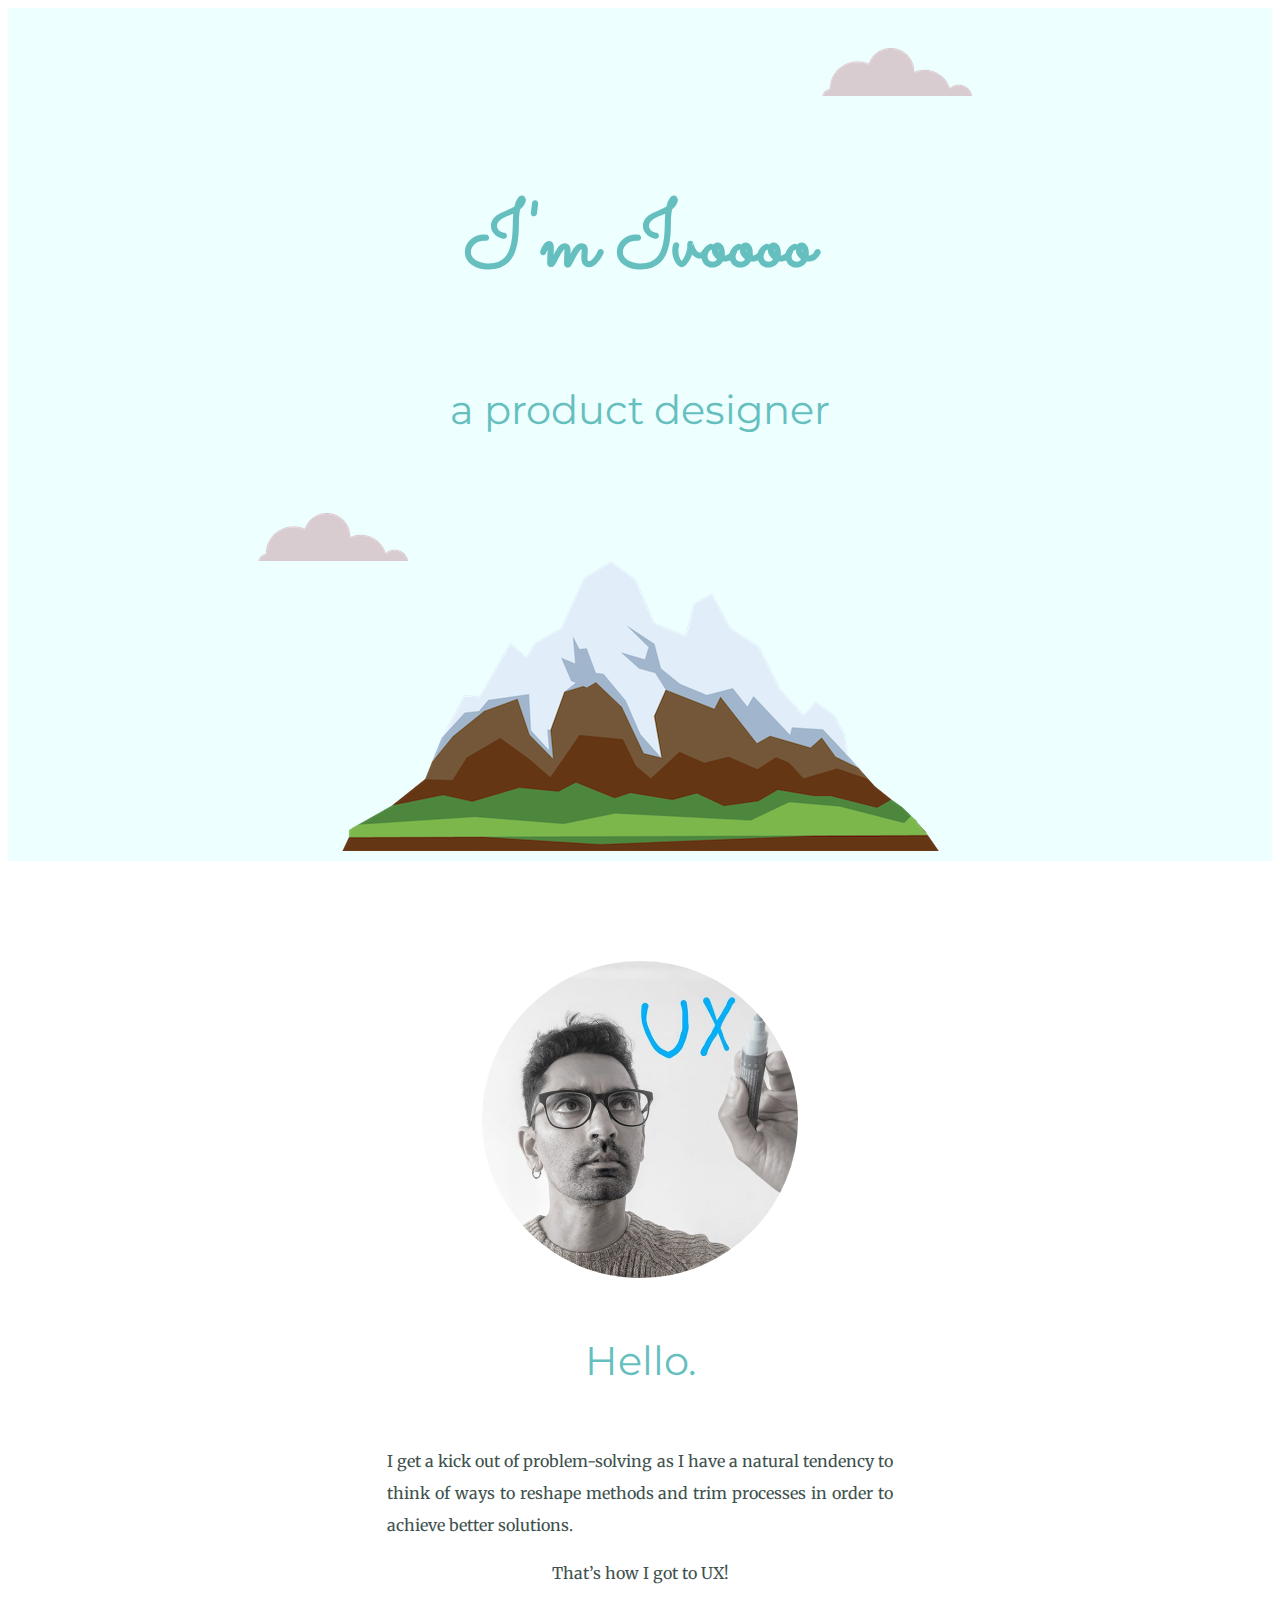
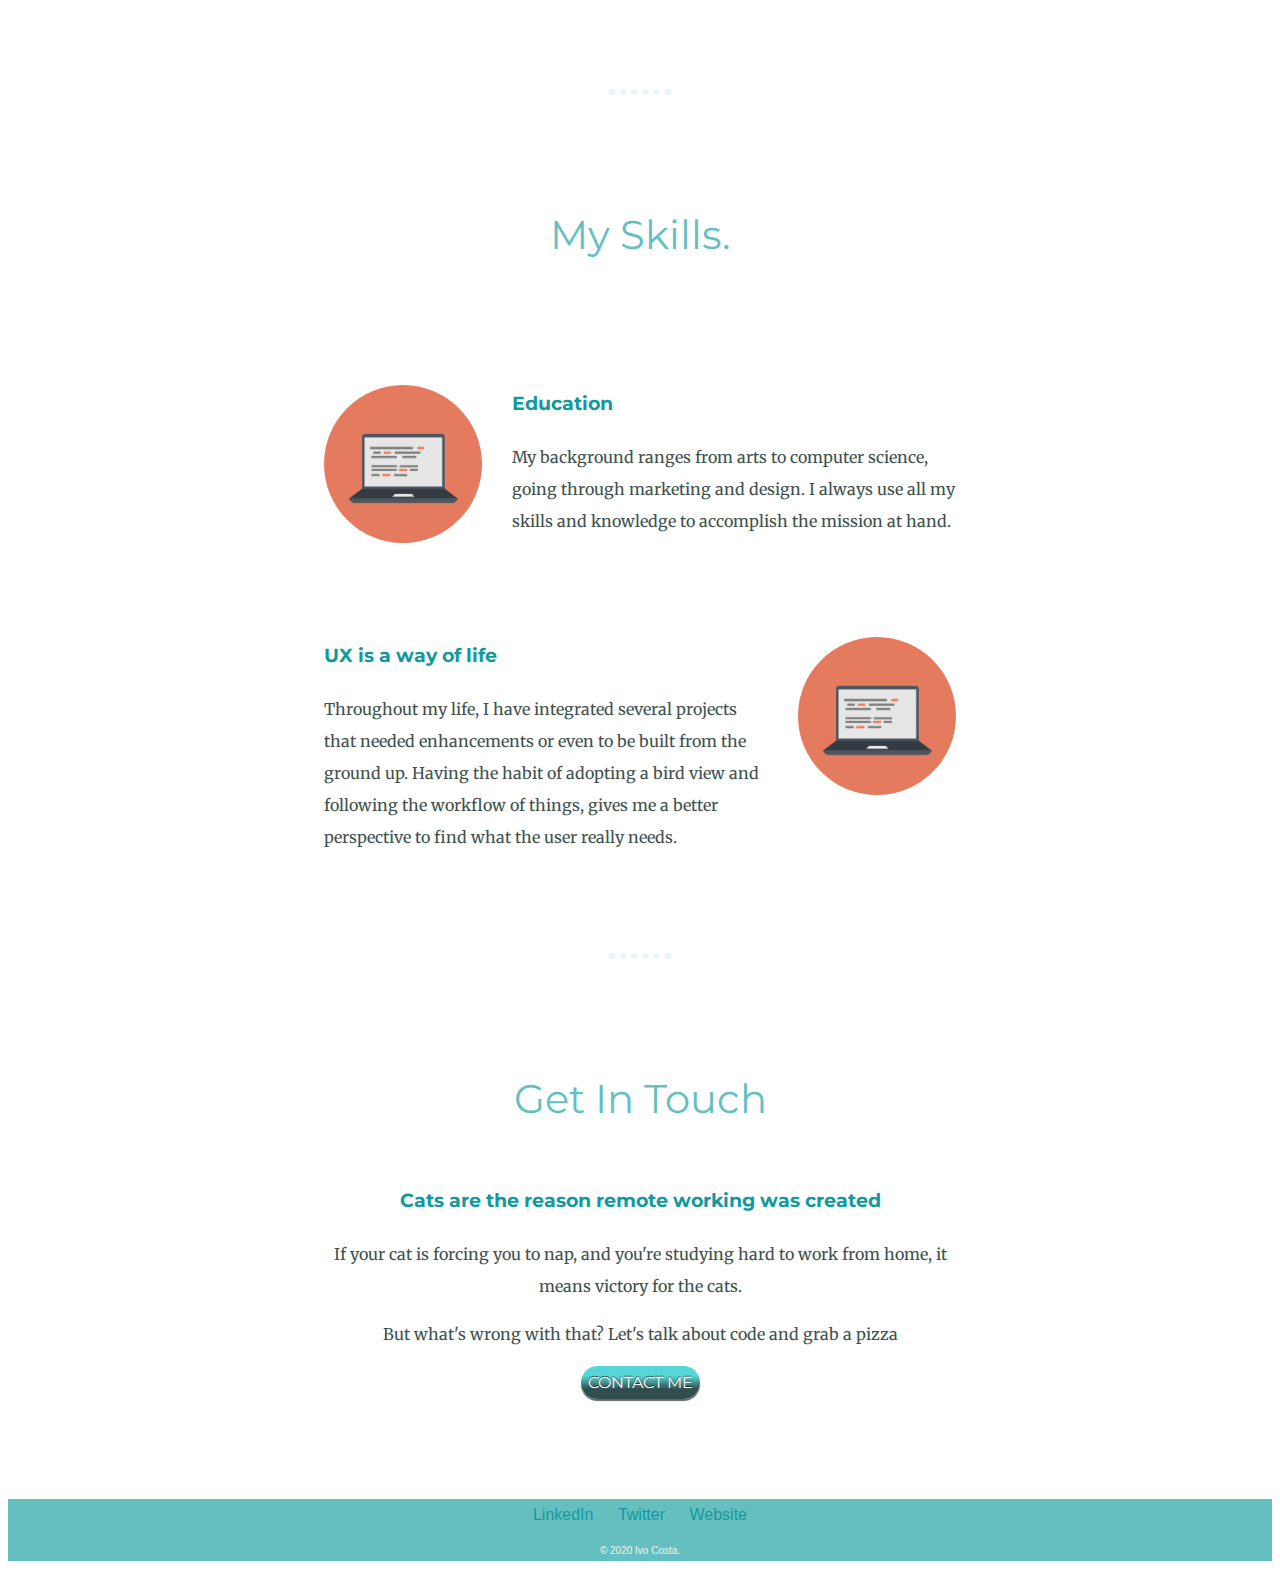
<file: index.html>
<!DOCTYPE html>
<html lang="en" dir="ltr">
  <head>
    <meta charset="utf-8">
    <title>Ivo's personal site 😆</title>
    <link rel="stylesheet" href="css/stylesbox.css">
    <link href="https://fonts.googleapis.com/css2?family=Merriweather:wght@300;400;700&family=Montserrat:wght@100;400;600&family=Sacramento&display=swap" rel="stylesheet">

  </head>

  <body >
    <div class="top-container">
      <img class="top-cloud" src="Images/cloud.png" alt="cloud-img">
      <h1>I'm Ivoooo</h1>
      <h2>a product designer</h2>
      <img class="bottom-cloud" src="Images/cloud.png" alt="cloud-img">
      <img src="Images/mountain.png" alt="mountain-img">
    </div>
    <div class="middle-container">
      <div class="profile">
        <img class="avatar" src="Images/ivo_costa_UX.png" alt="">
        <h2>Hello.</h2>
        <p class="hi-there">I get a kick out of problem-solving as I have a natural tendency to think of ways to reshape methods and trim processes in order to achieve better solutions.</p>


        <p>That’s how I got to UX! </p>      </div>
      <hr>
      <div class="skills">
        <h2>My Skills.</h2>
        <div class="skill-row">
          <img class="skill-img" src="Images/computer.png" alt="">
          <h3>Education</h3>
          <p >My background ranges from arts to computer science, going through marketing and design. I always use all my skills and knowledge to accomplish the mission at hand. </p>
        </div>
        <div class="skill-row">
          <img class="skill-two" src="Images/computer.png" alt="">
          <h3>UX is a way of life</h3>
        <p>Throughout my life, I have integrated several projects that needed enhancements or even to be built from the ground up. Having the habit of adopting a bird view and following the workflow of things, gives me a better perspective to find what the user really needs.  </p>
        </div>
      </div>
      <hr>
      <div class="contact-me">
        <h2>Get In Touch</h2>
        <h3>Cats are the reason remote working was created</h3>
        <p>If your cat is forcing you to nap, and you're studying hard to work from home, it means victory for the cats.</p>
        <p>But what's wrong with that? Let's talk about code and grab a pizza</p>
        <a href="mailto:contact@ivocosta.com" class="btn">CONTACT ME</a>
      </div>
    </div>


    <div class="bottom-container">
      <a class="footer-link" href="https://www.linkedin.com/">LinkedIn</a>
      <a class="footer-link" href="https://twitter.com/">Twitter</a>
      <a class="footer-link" href="https://www.appbrewery.co/">Website</a>
      <p class="copy"> © 2020 Ivo Costa.</p>
    </div>

  </body>
</html>
</file>
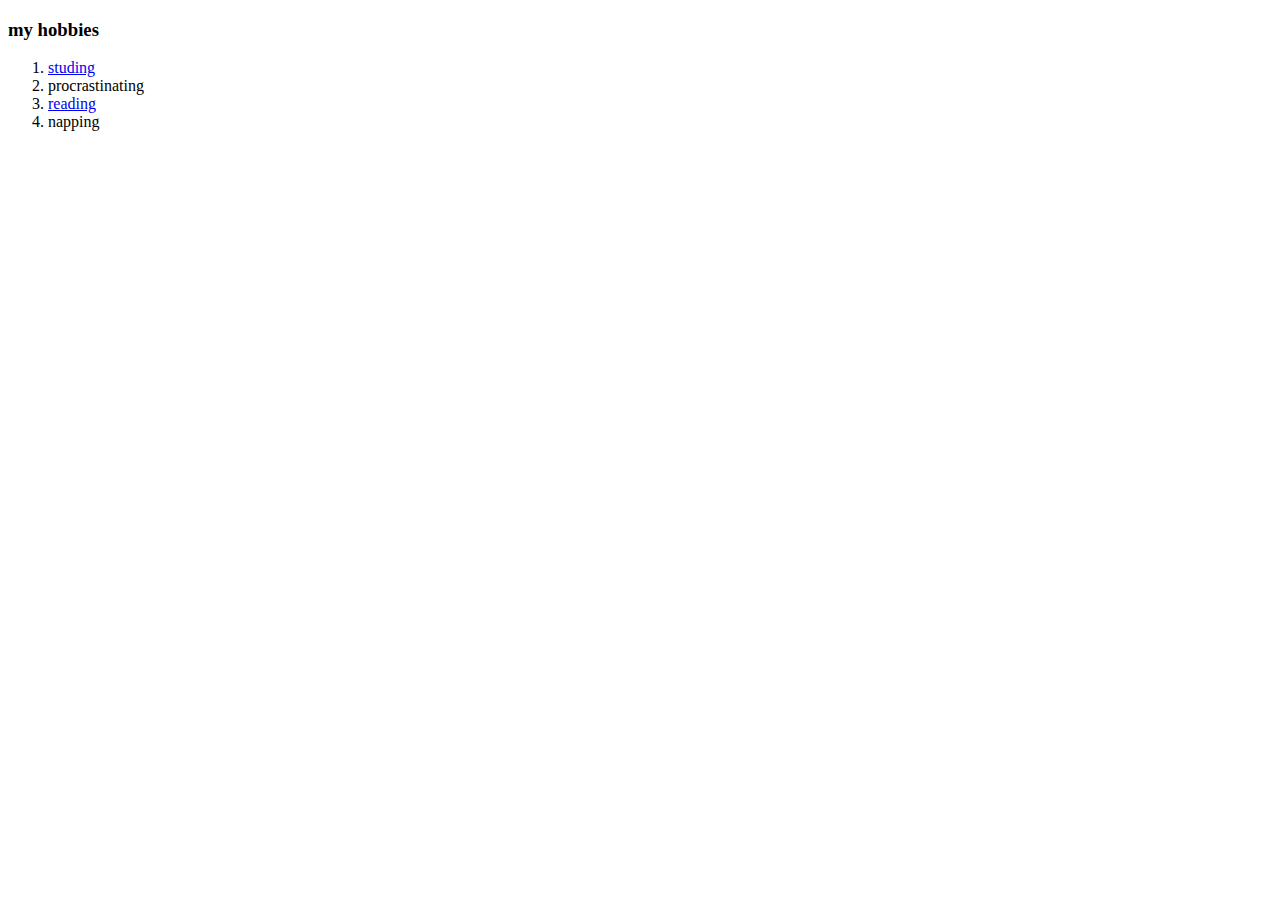
<file: hobbies.html>
<!DOCTYPE html>
<html lang="en" dir="ltr">
  <head>
    <meta charset="utf-8">
    <title></title>
  </head>
  <body>
    <h3>my hobbies</h3>
    <ol>
      <li><a href="https://udemy.com">studing</a></li>
      <li>procrastinating</li>
      <li> <a href="http://bibliotecas.cm-tavira.pt">reading</a></li>
      <li>napping</li>
    </ol>
  </body>
</html>
</file>
<file: css/stylesbox.css>
body{
    color: #40514e;
  text-align: center;
  font-family: 'Merriweather', serif;
  line-height: 2;
}

.top-container{
  background-color: #eeffff;
  padding-top: 100px;
  position: relative;
}

h1 {
  color: #66bfbf;
  margin: 50px auto 0 auto;
  font-family: 'Sacramento', cursive;
  font-size: 5.6rem;
}
h2 {
    color: #66bfbf;
  font-family: 'Montserrat', sans-serif;
  font-size: 2.5rem;
  font-weight: normal;
  padding-bottom: 10px;
}

h3 {
  font-family: 'Montserrat', sans-serif;
  color: #11999e;
}
p {line-height: 2;}
a {
  color: #11999e;
  text-decoration: none;
  margin: 40px 10px;
}

a:hover {color: white; font-size: 1rem;}

hr {
  border: dotted #eaf6f6 6px;
  border-bottom: none;
  width: 4%;
  margin: 100px auto;
}
.top-cloud {
position: absolute;
right: 300px;
top: 40px;
}

.bottom-cloud {
 position: absolute;
 left: 250px;
 bottom: 300px;
}

.skill-row {
  width: 50%;
  margin: 100px auto 100px auto;
  text-align: left;
  line-height: 2;
}
.contact-me {
  width: 50%;
  margin: 40px auto 60px;
  text-align: center;
  line-height: 2;
}

.avatar{
  border-radius: 100%;
  width: 25%;
}

.skill-img {
  width: 25%;
  float: left;
  margin-right: 30px;
  border-radius: 100%;
}

.skill-two {
  width: 25%;
  float: right;
  margin-left: 30px;
  border-radius: 100%;
}

.hi-there {
  width:40%;
  margin: auto;
  text-align: justify;

}

.middle-container {margin: 100px 0;}
.bottom-container {
  background-color: #66bfbf;
  color: #11999e;
  font-family: sans-serif;
  font-size: 1rem;
}
.copy {
  color: #eaf6f6;
  font-size: 10px;

}


.btn {
color: rgb(255, 255, 255);
font-family: Montserrat, sans-serif;
font-size: 1rem;
padding: 7px;
text-shadow: 0px -1px 0px rgba(30, 30, 30, 0.8);
-webkit-border-radius: 40px;
-moz-border-radius: 40px;
border-radius: 40px;
background: rgb(49, 77, 77);
background: -moz-linear-gradient(90deg, rgb(49, 77, 77) 30%, rgb(86, 214, 214) 70%);
background: -webkit-linear-gradient(90deg, rgb(49, 77, 77) 30%, rgb(86, 214, 214) 70%);
background: -o-linear-gradient(90deg, rgb(49, 77, 77) 30%, rgb(86, 214, 214) 70%);
background: -ms-linear-gradient(90deg, rgb(49, 77, 77) 30%, rgb(86, 214, 214) 70%);
background: linear-gradient(0deg, rgb(49, 77, 77) 30%, rgb(86, 214, 214) 70%);
-webkit-box-shadow: 0px 2px 1px rgba(50, 50, 50, 0.75);
-moz-box-shadow:    0px 2px 1px rgba(50, 50, 50, 0.75);
box-shadow:         0px 2px 1px rgba(50, 50, 50, 0.75);
}

.btn:hover {
   background: #B7B527;
}
</file>
